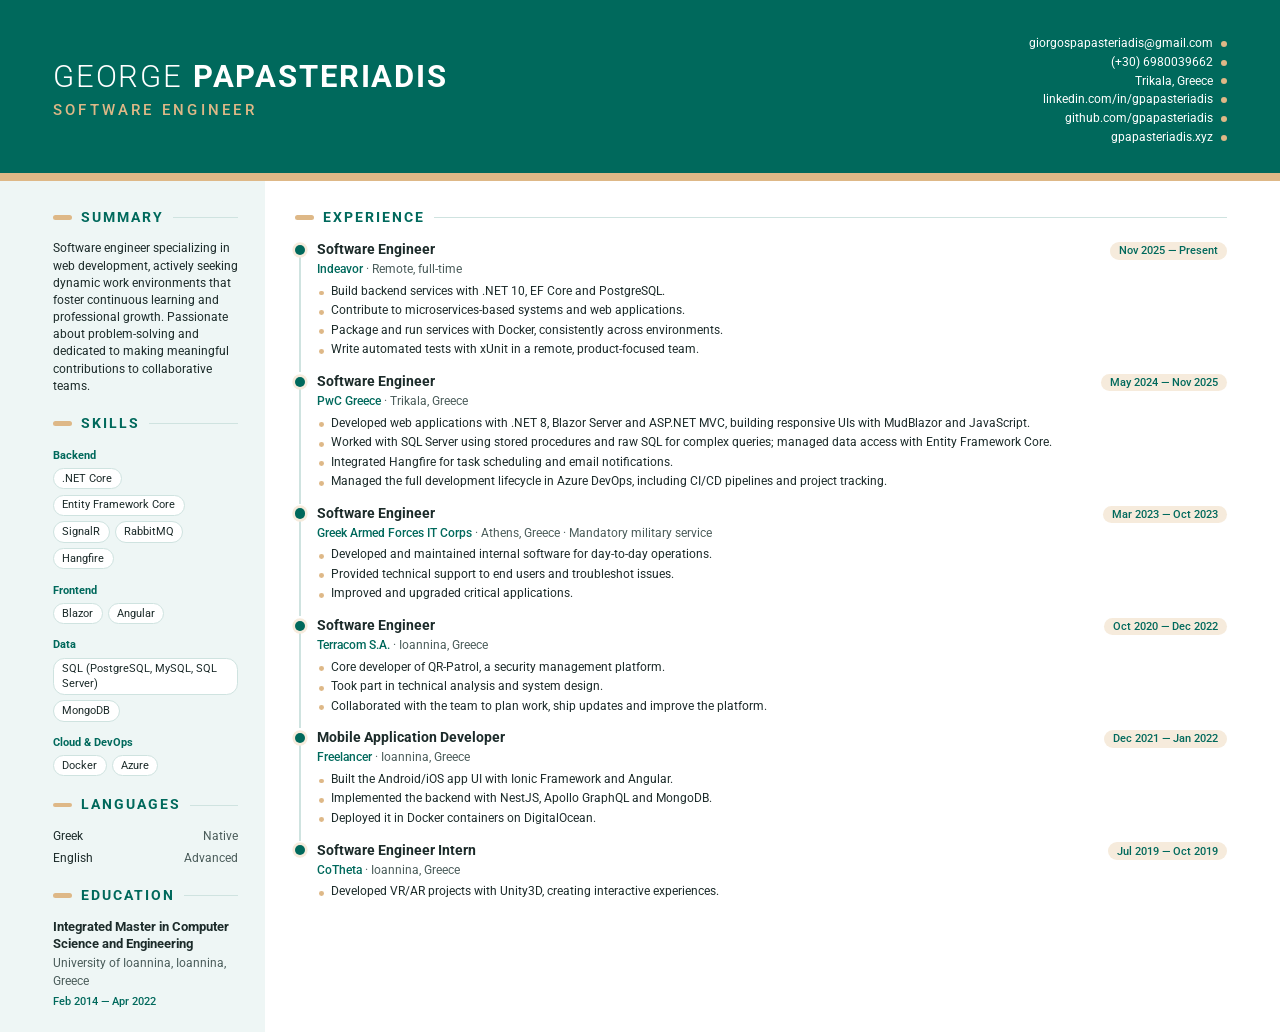
<file: docs/cv/George-CV.html>
<!doctype html>
<!--
  Source of wwwroot/George-CV.pdf. Edit this file, then regenerate the PDF:
    docs/cv/build-cv.sh
  Colors match Theme/AppTheme.cs (teal primary, burlywood accent).
  Job texts mirror the site's resx keys (IndeavorDesc, PwCDesc, ArmyDesc, TerracomDesc, MobileAppDesc, CothetaDesc)
  in a tighter CV wording; when facts change, update both.
-->
<html lang="en">
<head>
<meta charset="utf-8">
<title>George Papasteriadis - CV</title>
<link rel="preconnect" href="https://fonts.googleapis.com">
<link rel="stylesheet" href="https://fonts.googleapis.com/css2?family=Roboto:wght@300;400;500;700&display=swap">
<style>
    :root {
        --primary: #00695C;
        --primary-dark: #004D40;
        --accent: #DEB887;
        --accent-soft: #F6EBDC;
        --tint: #EEF6F5;
        --text: #1C2B2A;
        --muted: #4A5C5A;
        --rule: #CFE3E0;
    }

    @page { size: A4; margin: 0; }

    * { box-sizing: border-box; }

    html, body {
        margin: 0;
        font-family: Roboto, "Helvetica Neue", Arial, sans-serif;
        font-size: 9.2pt;
        line-height: 1.4;
        color: var(--text);
        -webkit-print-color-adjust: exact;
        print-color-adjust: exact;
    }

    /* Sidebar tint runs the full height of every page */
    body {
        background: linear-gradient(to right, var(--tint) 0 70mm, #fff 70mm);
    }

    a { color: inherit; text-decoration: none; }

    /* Header */
    .header {
        display: flex;
        align-items: center;
        justify-content: space-between;
        gap: 8mm;
        padding: 9mm 14mm 7mm;
        background: var(--primary);
        color: #fff;
        border-bottom: 2.2mm solid var(--accent);
    }

    .header h1 {
        margin: 0;
        font-size: 23pt;
        font-weight: 300;
        letter-spacing: .06em;
        line-height: 1.1;
    }

        .header h1 b { font-weight: 700; }

    .header .role {
        margin-top: 1.5mm;
        color: var(--accent);
        font-size: 11pt;
        font-weight: 500;
        letter-spacing: .22em;
        text-transform: uppercase;
    }

    .contact {
        margin: 0;
        padding: 0;
        list-style: none;
        font-size: 8.8pt;
        text-align: right;
        line-height: 1.6;
    }

        .contact li::after {
            content: "";
            display: inline-block;
            width: 1.6mm;
            height: 1.6mm;
            margin-left: 2.2mm;
            border-radius: 50%;
            background: var(--accent);
            vertical-align: middle;
        }

    /* Two columns */
    .page {
        display: grid;
        grid-template-columns: 70mm 1fr;
    }

    .side { padding: 7mm 7mm 6mm 14mm; }
    .main { padding: 7mm 14mm 6mm 8mm; }

    h2 {
        display: flex;
        align-items: center;
        gap: 2.5mm;
        margin: 0 0 3.5mm;
        color: var(--primary);
        font-size: 10.5pt;
        font-weight: 700;
        letter-spacing: .14em;
        text-transform: uppercase;
    }

        h2::before {
            content: "";
            width: 5mm;
            height: 1.2mm;
            border-radius: 1mm;
            background: var(--accent);
        }

        h2::after {
            content: "";
            flex: 1;
            height: 1px;
            background: var(--rule);
        }

    section + section { margin-top: 5mm; }


    .side p { margin: 0; font-size: 9.2pt; }

    .skill-group + .skill-group { margin-top: 3.2mm; }

    .skill-group h3 {
        margin: 0 0 1.4mm;
        color: var(--primary);
        font-size: 8.6pt;
        font-weight: 700;
    }

    .chips {
        display: flex;
        flex-wrap: wrap;
        gap: 1.4mm;
    }

        .chips span {
            padding: .5mm 2.2mm;
            border: 1px solid var(--rule);
            border-radius: 3mm;
            background: #fff;
            font-size: 8.4pt;
        }

    .langs { margin: 0; padding: 0; list-style: none; }

        .langs li {
            display: flex;
            justify-content: space-between;
        }

            .langs li + li { margin-top: 1.2mm; }

            .langs span { color: var(--muted); }

    .edu h3 { margin: 0; font-size: 9.4pt; font-weight: 700; line-height: 1.35; }
    .edu .where { margin-top: .8mm; color: var(--muted); }
    .edu .when { margin-top: .8mm; color: var(--primary); font-weight: 500; font-size: 8.6pt; }

    /* Experience timeline */
    .jobs { position: relative; }

    .job {
        position: relative;
        padding-left: 6mm;
        break-inside: avoid;
    }

        .job + .job { margin-top: 3.6mm; }

        /* Timeline rail + dot */
        .job::before {
            content: "";
            position: absolute;
            left: 1.1mm;
            top: 3.6mm;
            bottom: -3.6mm;
            width: .5mm;
            background: var(--rule);
        }

        .job:last-child::before { display: none; }

        .job::after {
            content: "";
            position: absolute;
            left: 0;
            top: 1.2mm;
            width: 2.7mm;
            height: 2.7mm;
            border-radius: 50%;
            background: var(--primary);
            box-shadow: 0 0 0 .7mm var(--accent-soft);
        }

    .job__top {
        display: flex;
        align-items: baseline;
        justify-content: space-between;
        gap: 4mm;
    }

    .job h3 { margin: 0; font-size: 10.4pt; font-weight: 700; }

    .job .date {
        flex-shrink: 0;
        padding: .3mm 2.4mm;
        border-radius: 3mm;
        background: var(--accent-soft);
        color: var(--primary);
        font-size: 8.2pt;
        font-weight: 500;
    }

    .job .company {
        margin-top: .4mm;
        color: var(--primary);
        font-weight: 500;
    }

        .job .company span { color: var(--muted); font-weight: 400; }

    .group {
        margin: 2.2mm 0 .8mm;
        color: var(--primary);
        font-size: 8.4pt;
        font-weight: 700;
        letter-spacing: .04em;
        text-transform: uppercase;
    }

    .job ul {
        margin: 1.2mm 0 0;
        padding: 0;
        list-style: none;
    }

        .group + ul { margin-top: 0; }

    .job li {
        position: relative;
        padding-left: 3.6mm;
    }

        .job li + li { margin-top: .6mm; }

        .job li::before {
            content: "";
            position: absolute;
            left: .3mm;
            top: .62em;
            width: 1.3mm;
            height: 1.3mm;
            border-radius: 50%;
            background: var(--accent);
        }

</style>
</head>
<body>
    <header class="header">
        <div>
            <h1>GEORGE <b>PAPASTERIADIS</b></h1>
            <div class="role">Software Engineer</div>
        </div>
        <ul class="contact">
            <li><a href="mailto:giorgospapasteriadis@gmail.com">giorgospapasteriadis@gmail.com</a></li>
            <li>(+30) 6980039662</li>
            <li>Trikala, Greece</li>
            <li><a href="https://www.linkedin.com/in/gpapasteriadis/">linkedin.com/in/gpapasteriadis</a></li>
            <li><a href="https://github.com/gpapasteriadis">github.com/gpapasteriadis</a></li>
            <li><a href="https://gpapasteriadis.xyz">gpapasteriadis.xyz</a></li>
        </ul>
    </header>

    <div class="page">
        <aside class="side">
            <section>
                <h2>Summary</h2>
                <p>Software engineer specializing in web development, actively seeking dynamic work environments that foster continuous learning and professional growth. Passionate about problem-solving and dedicated to making meaningful contributions to collaborative teams.</p>
            </section>

            <section>
                <h2>Skills</h2>
                <div class="skill-group">
                    <h3>Backend</h3>
                    <div class="chips"><span>.NET Core</span><span>Entity Framework Core</span><span>SignalR</span><span>RabbitMQ</span><span>Hangfire</span></div>
                </div>
                <div class="skill-group">
                    <h3>Frontend</h3>
                    <div class="chips"><span>Blazor</span><span>Angular</span></div>
                </div>
                <div class="skill-group">
                    <h3>Data</h3>
                    <div class="chips"><span>SQL (PostgreSQL, MySQL, SQL Server)</span><span>MongoDB</span></div>
                </div>
                <div class="skill-group">
                    <h3>Cloud &amp; DevOps</h3>
                    <div class="chips"><span>Docker</span><span>Azure</span></div>
                </div>
            </section>

            <section>
                <h2>Languages</h2>
                <ul class="langs">
                    <li>Greek <span>Native</span></li>
                    <li>English <span>Advanced</span></li>
                </ul>
            </section>

            <section class="edu">
                <h2>Education</h2>
                <h3>Integrated Master in Computer Science and Engineering</h3>
                <div class="where">University of Ioannina, Ioannina, Greece</div>
                <div class="when">Feb 2014 — Apr 2022</div>
            </section>
        </aside>

        <main class="main">
            <section>
                <h2>Experience</h2>
                <div class="jobs">
                    <article class="job">
                        <div class="job__top"><h3>Software Engineer</h3><span class="date">Nov 2025 — Present</span></div>
                        <div class="company">Indeavor <span>· Remote, full-time</span></div>
                        <ul>
                            <li>Build backend services with .NET 10, EF Core and PostgreSQL.</li>
                            <li>Contribute to microservices-based systems and web applications.</li>
                            <li>Package and run services with Docker, consistently across environments.</li>
                            <li>Write automated tests with xUnit in a remote, product-focused team.</li>
                        </ul>
                    </article>

                    <article class="job">
                        <div class="job__top"><h3>Software Engineer</h3><span class="date">May 2024 — Nov 2025</span></div>
                        <div class="company">PwC Greece <span>· Trikala, Greece</span></div>
                        <ul>
                            <li>Developed web applications with .NET 8, Blazor Server and ASP.NET MVC, building responsive UIs with MudBlazor and JavaScript.</li>
                            <li>Worked with SQL Server using stored procedures and raw SQL for complex queries; managed data access with Entity Framework Core.</li>
                            <li>Integrated Hangfire for task scheduling and email notifications.</li>
                            <li>Managed the full development lifecycle in Azure DevOps, including CI/CD pipelines and project tracking.</li>
                        </ul>
                    </article>

                    <article class="job">
                        <div class="job__top"><h3>Software Engineer</h3><span class="date">Mar 2023 — Oct 2023</span></div>
                        <div class="company">Greek Armed Forces IT Corps <span>· Athens, Greece · Mandatory military service</span></div>
                        <ul>
                            <li>Developed and maintained internal software for day-to-day operations.</li>
                            <li>Provided technical support to end users and troubleshot issues.</li>
                            <li>Improved and upgraded critical applications.</li>
                        </ul>
                    </article>

                    <article class="job">
                        <div class="job__top"><h3>Software Engineer</h3><span class="date">Oct 2020 — Dec 2022</span></div>
                        <div class="company">Terracom S.A. <span>· Ioannina, Greece</span></div>
                        <ul>
                            <li>Core developer of QR-Patrol, a security management platform.</li>
                            <li>Took part in technical analysis and system design.</li>
                            <li>Collaborated with the team to plan work, ship updates and improve the platform.</li>
                        </ul>
                    </article>

                    <article class="job">
                        <div class="job__top"><h3>Mobile Application Developer</h3><span class="date">Dec 2021 — Jan 2022</span></div>
                        <div class="company">Freelancer <span>· Ioannina, Greece</span></div>
                        <ul>
                            <li>Built the Android/iOS app UI with Ionic Framework and Angular.</li>
                            <li>Implemented the backend with NestJS, Apollo GraphQL and MongoDB.</li>
                            <li>Deployed it in Docker containers on DigitalOcean.</li>
                        </ul>
                    </article>

                    <article class="job">
                        <div class="job__top"><h3>Software Engineer Intern</h3><span class="date">Jul 2019 — Oct 2019</span></div>
                        <div class="company">CoTheta <span>· Ioannina, Greece</span></div>
                        <ul>
                            <li>Developed VR/AR projects with Unity3D, creating interactive experiences.</li>
                        </ul>
                    </article>
                </div>
            </section>
        </main>
    </div>
</body>
</html>
</file>
